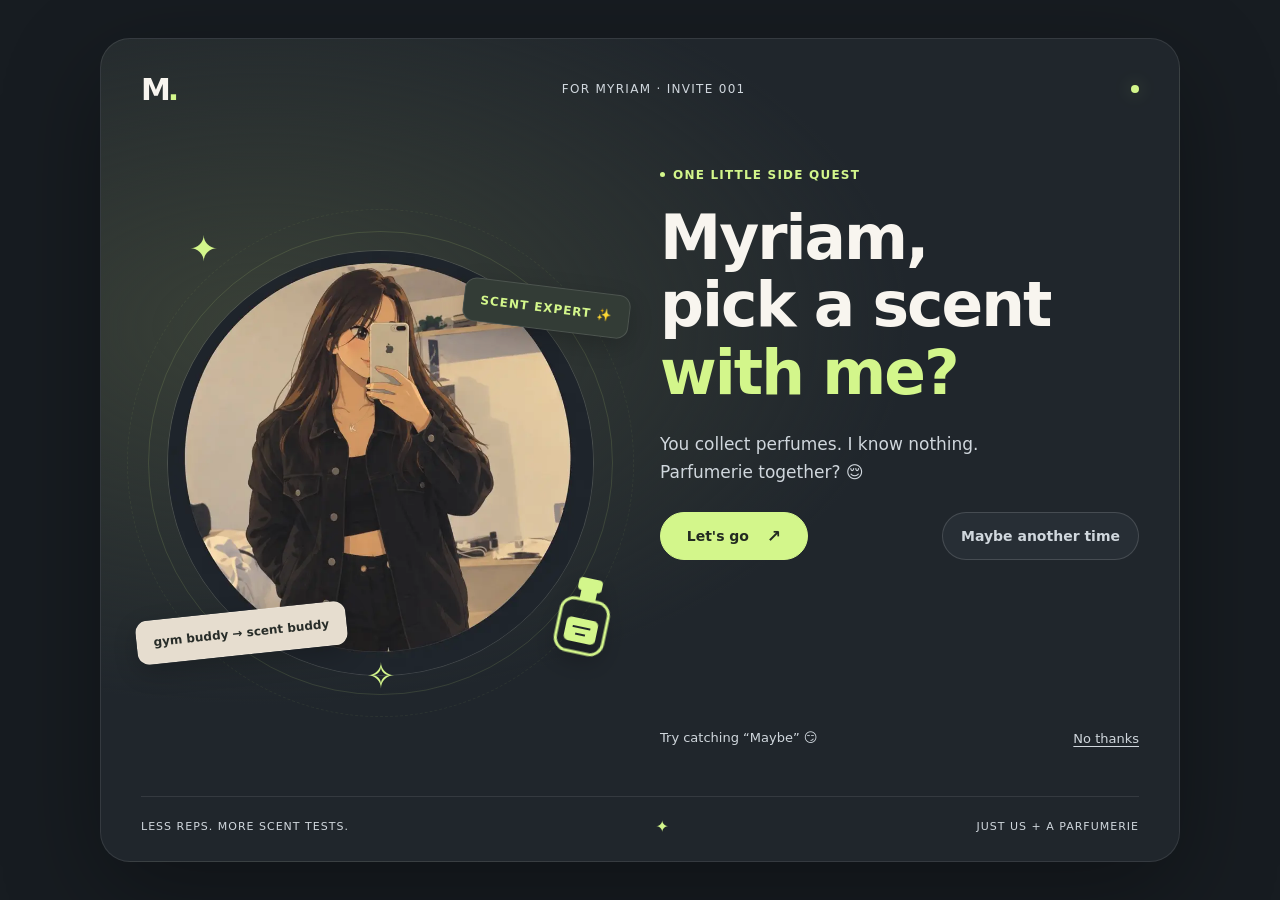
<file: index.html>
<!DOCTYPE html>
<html lang="en">
<head>
  <meta charset="UTF-8">
  <meta name="viewport" content="width=device-width, initial-scale=1">
  <meta name="theme-color" content="#20262c">
  <title>Myriam — a little scent side quest</title>
  <link rel="stylesheet" href="styles.css?v=5">
  <link rel="stylesheet" href="yes_style.css?v=5">
  <script src="script.js?v=5" defer></script>
  <script src="yes_script.js?v=5" defer></script>
</head>
<body>
  <main class="invite accepted" id="accepted" tabindex="-1">
    <header class="topbar"><span class="brand">M<span class="brand-dot">.</span></span><span class="edition">FOR MYRIAM · MISSION ACCEPTED</span><span class="online-dot" aria-hidden="true"></span></header>
    <div class="layout">
      <section class="visual party" aria-label="Myriam celebrating the perfume plan">
        <div class="orbit orbit-one" aria-hidden="true"></div><div class="orbit orbit-two" aria-hidden="true"></div>
        <div class="portrait-wrap"><img class="portrait" src="assets/myriam.png" width="800" height="800" alt="Myriam's illustrated mirror selfie"></div>
        <span class="floating-tag expert-tag">MISSION ACCEPTED ✨</span><span class="floating-tag gym-tag">my perfume MVP</span>
        <span class="spark spark-one" aria-hidden="true">✦</span><span class="spark spark-two" aria-hidden="true">✧</span>
        <div class="confetti" aria-hidden="true"><i></i><i></i><i></i><i></i><i></i><i></i><i></i><i></i></div>
      </section>
      <section class="copy" aria-labelledby="success-title">
        <p class="eyebrow"><span></span> SCENT SIDE QUEST: UNLOCKED</p>
        <h1 id="success-title">It's a plan,<br><em>Myriam ✨</em></h1>
        <p class="subtitle">Okay, perfume expert. Send me this:</p>
        <div class="message-card"><p id="message-text">betbiaa haha wa9teh nemchiw !</p><button id="copy-button" type="button">Copy message <span aria-hidden="true">↗</span></button></div>
        <p id="copy-status" class="status" role="status" aria-live="polite">Copy it, then send it to me 😌</p>
        <a class="back-link" href="#invite">← Back</a>
      </section>
    </div>
    <footer class="page-footer"><span>YOU PICK THE SCENT.</span><span aria-hidden="true">✦</span><span>I TRY TO KEEP UP.</span></footer>
  </main>
  <main class="invite" id="invite">
    <header class="topbar"><span class="brand">M<span class="brand-dot">.</span></span><span class="edition">FOR MYRIAM · INVITE 001</span><span class="online-dot" aria-hidden="true"></span></header>
    <div class="layout">
      <section class="visual" aria-label="Myriam's animated perfume side quest">
        <div class="orbit orbit-one" aria-hidden="true"></div><div class="orbit orbit-two" aria-hidden="true"></div>
        <div class="portrait-wrap"><img class="portrait" src="assets/myriam.png" width="800" height="800" alt="Myriam's illustrated mirror selfie"></div>
        <span class="floating-tag expert-tag">SCENT EXPERT ✨</span>
        <span class="floating-tag gym-tag">gym buddy → scent buddy</span>
        <div class="perfume-charm" aria-hidden="true"><svg viewBox="0 0 72 86"><rect x="24" y="5" width="24" height="13" rx="4" fill="currentColor"/><path d="M28 18h16v10H28z" fill="currentColor"/><rect x="12" y="27" width="48" height="53" rx="13" fill="none" stroke="currentColor" stroke-width="3"/><rect x="20" y="46" width="32" height="24" rx="5" fill="currentColor"/><path d="M27 55h18m-14 7h10" stroke="#20262c" stroke-width="2"/></svg></div>
        <span class="spark spark-one" aria-hidden="true">✦</span><span class="spark spark-two" aria-hidden="true">✧</span>
      </section>
      <section class="copy" aria-labelledby="invitation-title">
        <p class="eyebrow"><span></span> ONE LITTLE SIDE QUEST</p>
        <h1 id="invitation-title">Myriam,<br>pick a scent<br><em>with me?</em></h1>
        <p class="subtitle">You collect perfumes. I know nothing.<br>Parfumerie together? 😌</p>
        <div class="answer-arena" id="answer-arena">
          <a class="yes-button" id="yes-button" href="#accepted">Let's go <span aria-hidden="true">↗</span></a>
          <button class="no-button" id="no-button" type="button">Maybe another time</button>
        </div>
        <div class="bottom-row"><p id="response-message" class="status" role="status" aria-live="polite">Try catching “Maybe” 😏</p><button class="decline-button" id="decline-button" type="button">No thanks</button></div>
        <noscript><p><a href="#accepted">Let's go ↗</a></p></noscript>
      </section>
    </div>
    <footer class="page-footer"><span>LESS REPS. MORE SCENT TESTS.</span><span aria-hidden="true">✦</span><span>JUST US + A PARFUMERIE</span></footer>
  </main>
</body>
</html>
</file>
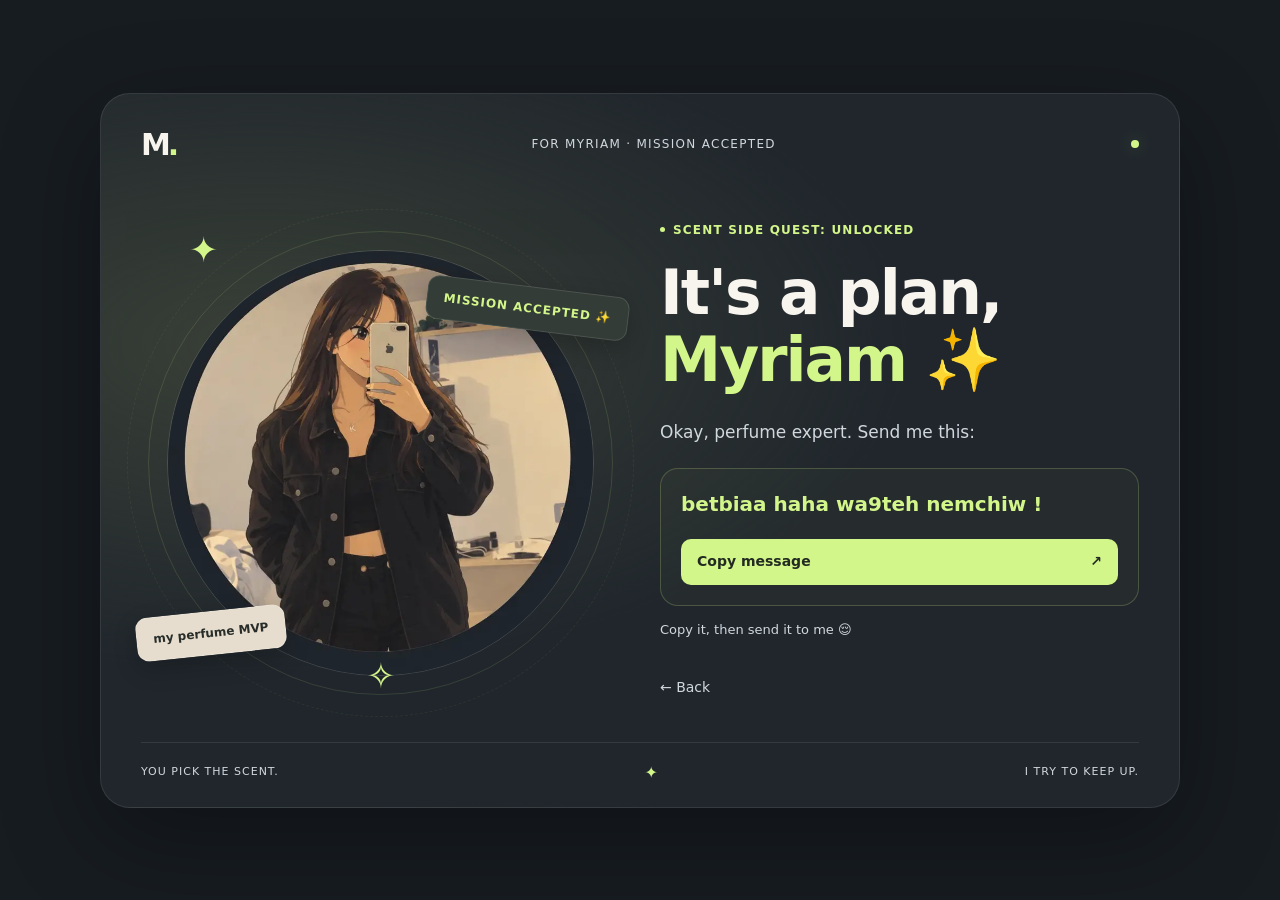
<file: yes_page.html>
<!DOCTYPE html>
<html lang="en">
<head>
  <meta charset="UTF-8">
  <meta name="viewport" content="width=device-width, initial-scale=1">
  <meta name="theme-color" content="#20262c">
  <title>It's a plan, Myriam ✨</title>
  <link rel="stylesheet" href="styles.css?v=5">
  <link rel="stylesheet" href="yes_style.css?v=5">
  <script src="yes_script.js?v=5" defer></script>
</head>
<body>
  <main class="invite accepted">
    <header class="topbar"><span class="brand">M<span class="brand-dot">.</span></span><span class="edition">FOR MYRIAM · MISSION ACCEPTED</span><span class="online-dot" aria-hidden="true"></span></header>
    <div class="layout">
      <section class="visual party" aria-label="Myriam celebrating the perfume plan">
        <div class="orbit orbit-one" aria-hidden="true"></div><div class="orbit orbit-two" aria-hidden="true"></div>
        <div class="portrait-wrap"><img class="portrait" src="assets/myriam.png" width="800" height="800" alt="Myriam's illustrated mirror selfie"></div>
        <span class="floating-tag expert-tag">MISSION ACCEPTED ✨</span><span class="floating-tag gym-tag">my perfume MVP</span>
        <span class="spark spark-one" aria-hidden="true">✦</span><span class="spark spark-two" aria-hidden="true">✧</span>
        <div class="confetti" aria-hidden="true"><i></i><i></i><i></i><i></i><i></i><i></i><i></i><i></i></div>
      </section>
      <section class="copy" aria-labelledby="success-title">
        <p class="eyebrow"><span></span> SCENT SIDE QUEST: UNLOCKED</p>
        <h1 id="success-title">It's a plan,<br><em>Myriam ✨</em></h1>
        <p class="subtitle">Okay, perfume expert. Send me this:</p>
        <div class="message-card"><p id="message-text">betbiaa haha wa9teh nemchiw !</p><button id="copy-button" type="button">Copy message <span aria-hidden="true">↗</span></button></div>
        <p id="copy-status" class="status" role="status" aria-live="polite">Copy it, then send it to me 😌</p>
        <a class="back-link" href="index.html">← Back</a>
      </section>
    </div>
    <footer class="page-footer"><span>YOU PICK THE SCENT.</span><span aria-hidden="true">✦</span><span>I TRY TO KEEP UP.</span></footer>
  </main>
</body>
</html>
</file>
<file: styles.css>
:root { color-scheme: dark; --bg: #20262c; --panel: #272e35; --ink: #f8f5ef; --muted: #d0d7dd; --lime: #d3f68b; --line: #ffffff18; }
* { box-sizing: border-box; }
[hidden] { display: none !important; }
body { margin: 0; min-height: 100vh; min-height: 100svh; display: grid; place-items: center; padding: 28px; background: #171c21; color: var(--ink); font-family: 'Segoe UI', system-ui, -apple-system, BlinkMacSystemFont, Arial, sans-serif; font-size: 16px; line-height: 1.5; -webkit-font-smoothing: antialiased; }
button, a { -webkit-tap-highlight-color: transparent; }
button { font: inherit; cursor: pointer; }
a { color: var(--lime); }
.invite { width: min(1080px, 100%); overflow: hidden; padding: 28px 40px 22px; border: 1px solid var(--line); border-radius: 30px; background: radial-gradient(ellipse at 15% 35%, #394037 0, transparent 50%), var(--bg); box-shadow: 0 30px 100px #0005; }
.topbar, .page-footer, .bottom-row { display: flex; align-items: center; justify-content: space-between; }
.topbar { padding-bottom: 24px; }
.brand { font-size: 30px; font-weight: 900; letter-spacing: -3px; }
.brand-dot { color: var(--lime); }
.edition { font-size: 12px; letter-spacing: 1.3px; color: var(--muted); }
.online-dot { width: 8px; height: 8px; border-radius: 50%; background: var(--lime); box-shadow: 0 0 18px #d3f68550; }
.layout { display: grid; grid-template-columns: 1fr 1fr; gap: 40px; align-items: center; padding: 30px 0 36px; }
.visual { position: relative; min-width: 0; aspect-ratio: 1; display: grid; place-items: center; }
.portrait-wrap { width: 89%; aspect-ratio: 1; border-radius: 50%; overflow: hidden; border: 1px solid #ffffff24; animation: portrait-drift 5s ease-in-out infinite; }
.portrait { display: block; width: 100%; height: 100%; object-fit: cover; }
.orbit { position: absolute; width: 97%; height: 97%; border: 1px solid #d3f68b20; border-radius: 50%; pointer-events: none; }
.orbit-two { width: 106%; height: 106%; border-style: dashed; opacity: .5; animation: orbit-turn 70s linear infinite; }
.floating-tag { position: absolute; z-index: 2; padding: 12px 16px; border: 1px solid #ffffff20; border-radius: 12px; background: #333c36; font-size: 12px; font-weight: 650; box-shadow: 0 8px 24px #0003; animation: tag-drift 4s ease-in-out infinite; }
.expert-tag { top: 13%; right: -2%; color: var(--lime); transform: rotate(7deg); letter-spacing: 1px; }
.gym-tag { left: -1%; bottom: 10%; background: #e6ddcf; color: #282d29; transform: rotate(-6deg); animation-delay: -2s; }
.perfume-charm { position: absolute; width: 72px; height: 86px; bottom: 9%; right: 0; color: var(--lime); transform: rotate(12deg); animation: bottle-drift 3s ease-in-out infinite; filter: drop-shadow(0 10px 12px #0005); }
.perfume-charm svg { width: 100%; height: 100%; }
.spark { position: absolute; color: var(--lime); font-size: 35px; animation: twinkle 2.8s ease-in-out infinite; }
.spark-one { top: 0; left: 10%; }
.spark-two { bottom: 0; left: 47%; animation-delay: -1.4s; }
.copy { min-width: 0; }
.eyebrow { display: flex; gap: 8px; align-items: center; margin: 0 0 20px; color: var(--lime); font-size: 12px; font-weight: 700; letter-spacing: 1.2px; }
.eyebrow span { width: 5px; height: 5px; background: var(--lime); border-radius: 50%; }
h1 { font-size: clamp(38px, 4.8vw, 64px); line-height: 1.1; letter-spacing: -2px; margin: 0; font-weight: 700; }
h1 em { font-style: normal; color: var(--lime); }
.subtitle { color: var(--muted); font-size: 17px; line-height: 1.65; margin: 24px 0 20px; }
.answer-arena { position: relative; height: 210px; width: 100%; }
.yes-button, .no-button { position: absolute; top: 6px; min-height: 48px; border-radius: 100px; padding: 13px 18px; font-size: 14px; font-weight: 650; line-height: 20px; white-space: nowrap; display: inline-flex; align-items: center; justify-content: center; text-decoration: none; }
.yes-button { left: 0; width: 148px; background: var(--lime); color: #222a21; border: 1px solid var(--lime); transition: box-shadow .2s, background .2s; }
.yes-button span { margin-left: 18px; font-size: 17px; }
.yes-button:hover { background: #e2ffb0; box-shadow: 0 0 24px #d3f68b25; }
.no-button { right: 0; color: var(--muted); background: var(--panel); border: 1px solid #ffffff24; }
.no-button:hover { border-color: #d3f68b70; }
.bottom-row { gap: 12px; min-height: 26px; }
.status { margin: 0; color: var(--muted); font-size: 13px; line-height: 1.6; }
.decline-button { color: var(--muted); font-size: 13px; background: transparent; border: 0; padding: 12px 0 12px 10px; min-height: 44px; white-space: nowrap; text-decoration: underline; text-underline-offset: 3px; }
.page-footer { padding-top: 18px; border-top: 1px solid var(--line); color: var(--muted); font-size: 11px; letter-spacing: 1px; gap: 12px; }
.page-footer > span:nth-child(2) { color: var(--lime); font-size: 16px; }
button:focus-visible, a:focus-visible { outline: 2px solid var(--lime); outline-offset: 5px; }
@keyframes portrait-drift { 50% { transform: translateY(-7px) rotate(1deg); } }
@keyframes tag-drift { 50% { translate: 0 -6px; } }
@keyframes bottle-drift { 50% { translate: 0 -9px; rotate: -8deg; } }
@keyframes twinkle { 50% { opacity: .3; scale: .7; } }
@keyframes orbit-turn { to { transform: rotate(360deg); } }
@media (max-width: 800px) {
  body { padding: 16px; }
  .invite { padding: 20px 24px; border-radius: 24px; max-width: 480px; }
  .topbar { padding-bottom: 8px; }
  .edition { font-size: 11px; letter-spacing: .7px; }
  .layout { grid-template-columns: 1fr; gap: 22px; padding: 14px 0 22px; }
  .visual { width: min(270px, 80%); margin: 0 auto; }
  .floating-tag { font-size: 11px; padding: 9px 11px; }
  .expert-tag { right: -10%; }
  .gym-tag { left: -9%; }
  .perfume-charm { width: 52px; height: 62px; right: -7%; }
  .spark { font-size: 26px; }
  h1 { font-size: clamp(38px, 11vw, 50px); letter-spacing: -1.5px; }
  .eyebrow { margin-bottom: 14px; }
  .subtitle { margin: 18px 0 14px; font-size: 16px; }
  .page-footer { font-size: 10px; letter-spacing: .5px; flex-wrap: wrap; }
}
@media (max-width: 350px) {
  body { padding: 10px; }
  .invite { padding: 16px; }
  h1 { font-size: 42px; }
  .yes-button { width: 140px; }
  .yes-button span { margin-left: 9px; }
  .no-button { padding-inline: 12px; font-size: 14px; }
}
@media (prefers-reduced-motion: reduce) {
  *, *::before, *::after { animation: none !important; transition: none !important; }
}
.chasing .portrait-wrap { animation: portrait-drift 1.8s ease-in-out infinite; }
.chasing .perfume-charm { animation-duration: 1.2s; }
.passed .expert-tag { opacity: .6; }

#accepted { display: none; }
#accepted:target { display: block; }
#accepted:target ~ #invite { display: none; }
@media (max-width: 1050px) and (min-width: 801px), (max-width: 420px) { .no-button { top: 82px; } }
@media (max-width: 380px) { .page-footer > span:first-child, .page-footer > span:last-child { max-width: 42%; } }

.no-button { touch-action: none; -webkit-user-select: none; user-select: none; }
</file>
<file: yes_style.css>
.message-card { margin: 22px 0 14px; padding: 20px; border: 1px solid #d3f68b35; border-radius: 18px; background: #d3f68b08; }
.message-card p { margin: 0 0 20px; color: var(--lime); font-size: 20px; line-height: 1.5; font-weight: 650; overflow-wrap: anywhere; user-select: all; }
#copy-button { width: 100%; min-height: 46px; display: flex; justify-content: space-between; align-items: center; background: var(--lime); color: #222a21; border: 0; border-radius: 10px; padding: 12px 16px; font-size: 14px; font-weight: 700; }
.back-link { display: inline-block; margin-top: 28px; padding: 8px 0; color: var(--muted); text-decoration: none; font-size: 14px; }
.party .portrait-wrap { animation: happy-bounce 3s ease-in-out infinite; }
.confetti { position: absolute; inset: -8%; pointer-events: none; overflow: hidden; border-radius: 40%; }
.confetti i { position: absolute; top: -15%; left: 10%; width: 5px; height: 12px; background: var(--lime); animation: confetti-fall 4s linear infinite; }
.confetti i:nth-child(2) { left: 22%; animation-delay: -1.4s; background: #e6ddcf; }
.confetti i:nth-child(3) { left: 35%; animation-delay: -2.7s; }
.confetti i:nth-child(4) { left: 46%; animation-delay: -.6s; background: #b4a5d9; }
.confetti i:nth-child(5) { left: 58%; animation-delay: -3.4s; }
.confetti i:nth-child(6) { left: 70%; animation-delay: -2s; background: #e6ddcf; }
.confetti i:nth-child(7) { left: 82%; animation-delay: -3s; background: #b4a5d9; }
.confetti i:nth-child(8) { left: 92%; animation-delay: -1s; }
@keyframes confetti-fall { to { top: 115%; transform: rotate(330deg); } }
@keyframes happy-bounce { 50% { transform: translateY(-10px) rotate(-2deg); } }
</file>
